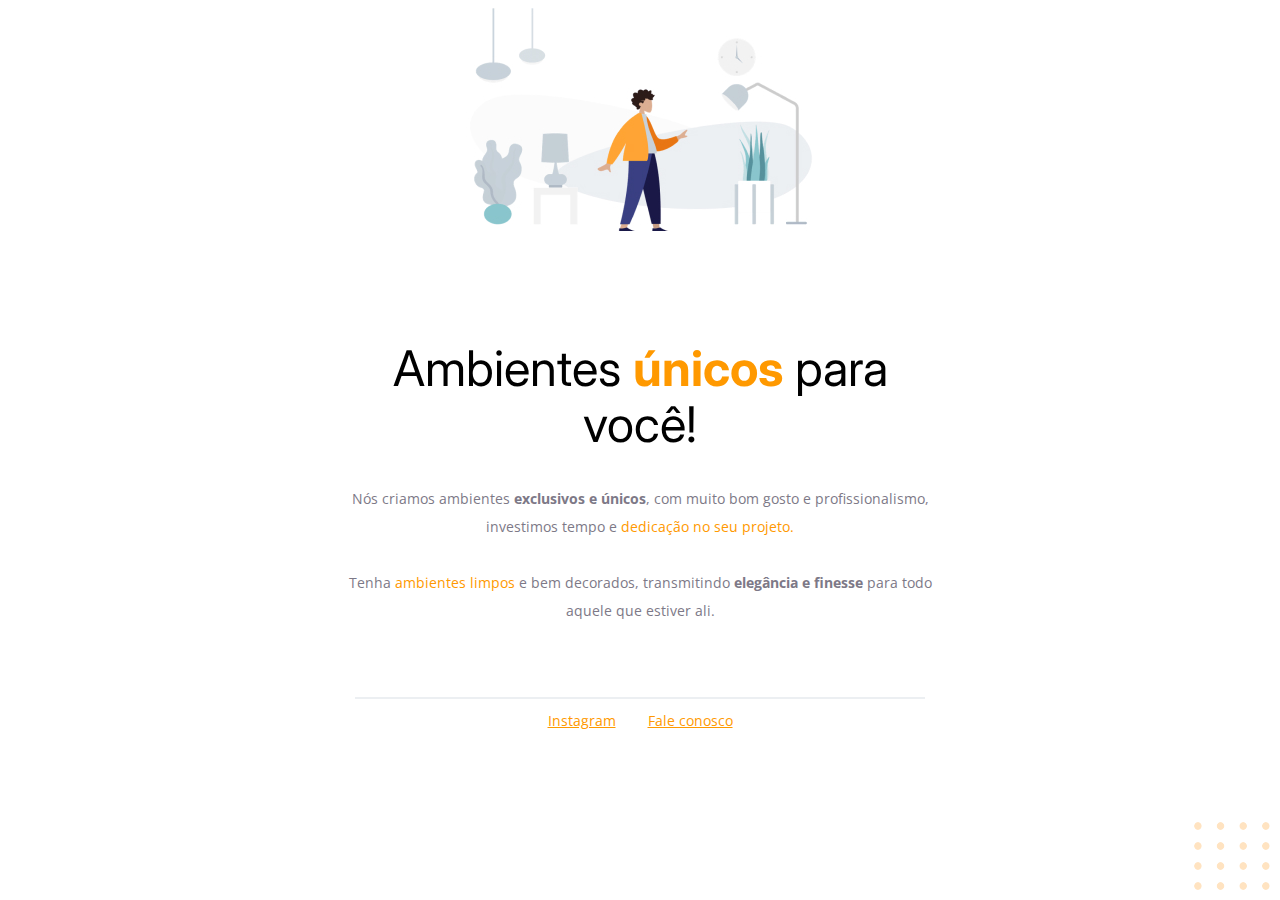
<file: Código do desafio - Fase 01/index.html>
<!-- Instrução que define o tipo do documento. -->
<!DOCTYPE html>
<html lang="pt-br">
  <!-- Tag <head> contém as instruções para a página -->
  <head>
    <link rel="preconnect" href="https://fonts.googleapis.com" />
    <link rel="preconnect" href="https://fonts.gstatic.com" crossorigin />
    <meta charset="UTF-8" />
    <meta name="viewport" content="width=device-width, initial-scale=1.0" />
    <title>Móveis customizados</title>

    <link
      href="https://fonts.googleapis.com/css2?family=Inter:wght@400;700&family=Open+Sans:wght@400;700&display=swap"
      rel="stylesheet"
    />

    <link rel="stylesheet" href="style.css" />
  </head>

  <!-- Tag <body> é o corpo do documento, onde tem as informações que serão mostradas. -->
  <body>

    <div id="hero">
      <img
        src="images/img1.jpg"
        alt="Desenho de uma pessoa vestindo uma camisa amarela em uma sala com Móveis"
      />
      <h1>Ambientes <span>únicos</span> para você!</h1>
      <p>
        Nós criamos ambientes <strong>exclusivos e únicos</strong>, com muito
        bom gosto e profissionalismo, investimos tempo e
        <span>dedicação no seu projeto.</span>
        <br />
        <br />
        Tenha <span>ambientes limpos</span> e bem decorados, transmitindo
        <strong>elegância e finesse</strong>
        para todo aquele que estiver ali.
      </p>

    </div>

    <div id="footer">
      <div class="line"></div>
      <a target="_blank" href="https://instagram.com/moveisparavoce"
        >Instagram</a>
      <a href="mailto:contato@moveisparavoce.com">Fale conosco</a>
    </div>


    <img
      id="balls"
      src="images/balls.svg"
      alt="Bolinhas alaranjadas no canto inferior direito da tela"
    />
  </body>
</html>
</file>
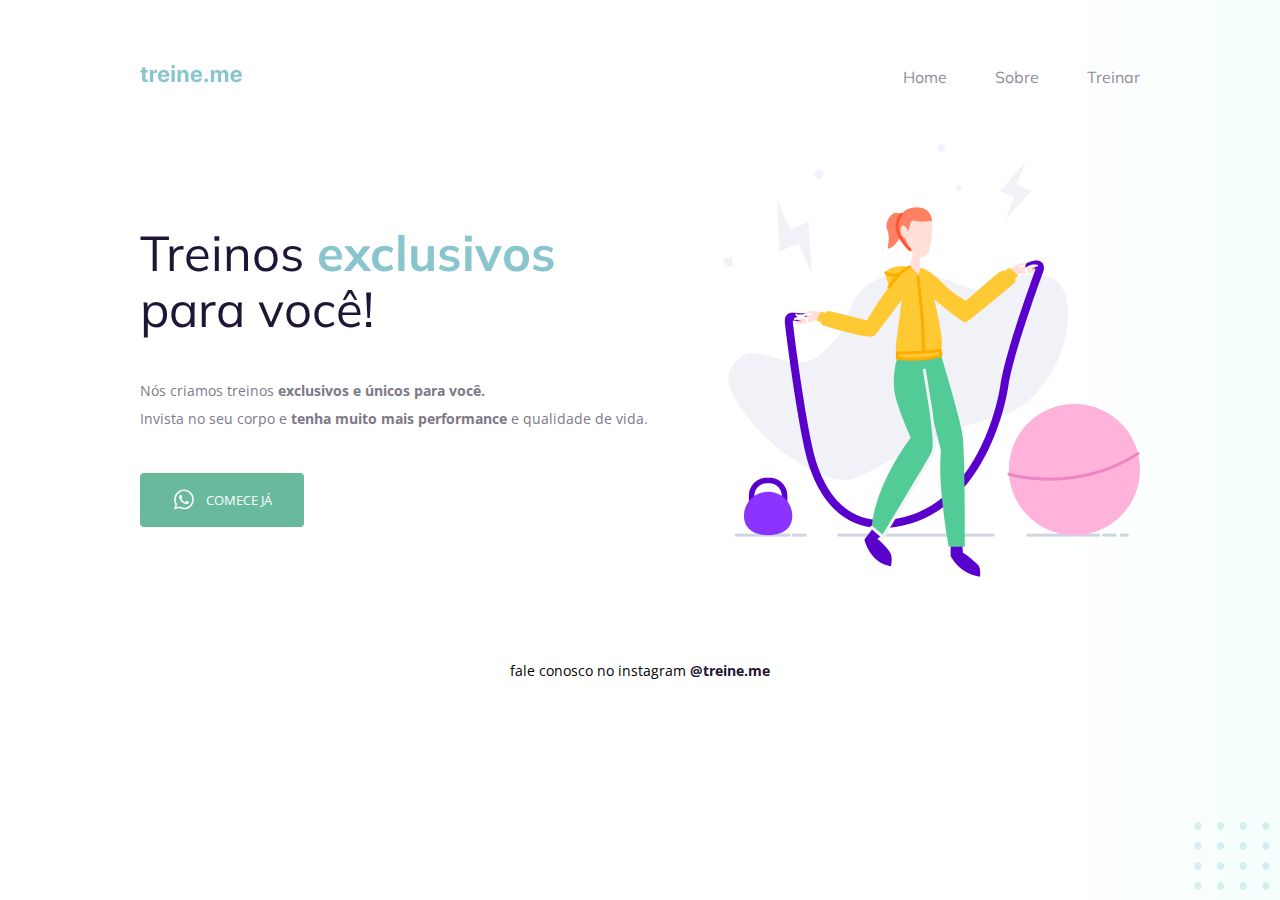
<file: Código do desafio - Fase 02/index.html>
<!DOCTYPE html>
<html lang="pt-br">
  <head>
    <link rel="preconnect" href="https://fonts.googleapis.com">
    <link rel="preconnect" href="https://fonts.gstatic.com" crossorigin>

    <meta charset="UTF-8" />
    <meta name="viewport" content="width=device-width, initial-scale=1.0" />
    <title>Treine me</title>

    <link href="https://fonts.googleapis.com/css2?family=Mulish:wght@400;700&family=Open+Sans:wght@400;700&display=swap" rel="stylesheet">

    <link rel="stylesheet" href="style.css">

  </head>
  <body>
    <div class="page">
      <nav>
          <a id="logo" href="#">
            <img src="images/logo.svg" alt="Treine.me" />
          </a>
          <ul>
            <li><a href="#">Home</a></li>
            <li><a href="#">Sobre</a></li>
            <li><a href="#">Treinar</a></li>
          </ul>
      </nav>
      
      <main>
          <section>
            <h1>Treinos <span>exclusivos</span> para você!</h1>
            
            <p>
              Nós criamos treinos <strong>exclusivos e únicos para você.</strong></br>
              Invista no seu corpo e <strong>tenha muito mais performance</strong> e qualidade de vida.
            </p>
            
            <button>
              <img src="images/whats.svg" alt="Ícone do whatsapp">
              Comece já
                
            </button>
          </section>

          <img src="images/img.png" alt="Desenho de uma mulher pulando corta numa academia.">


      </main>

      <footer>
          fale conosco no instagram <a href="https://instagram.com/treineme" target="_blank">@treine.me</a>
      </footer>
    </div>

    <img id="balls" src="images/balls.svg" alt="Bolinhas decorativas verdes no canto inferior direito da página.">

  </body>
</html>
</file>
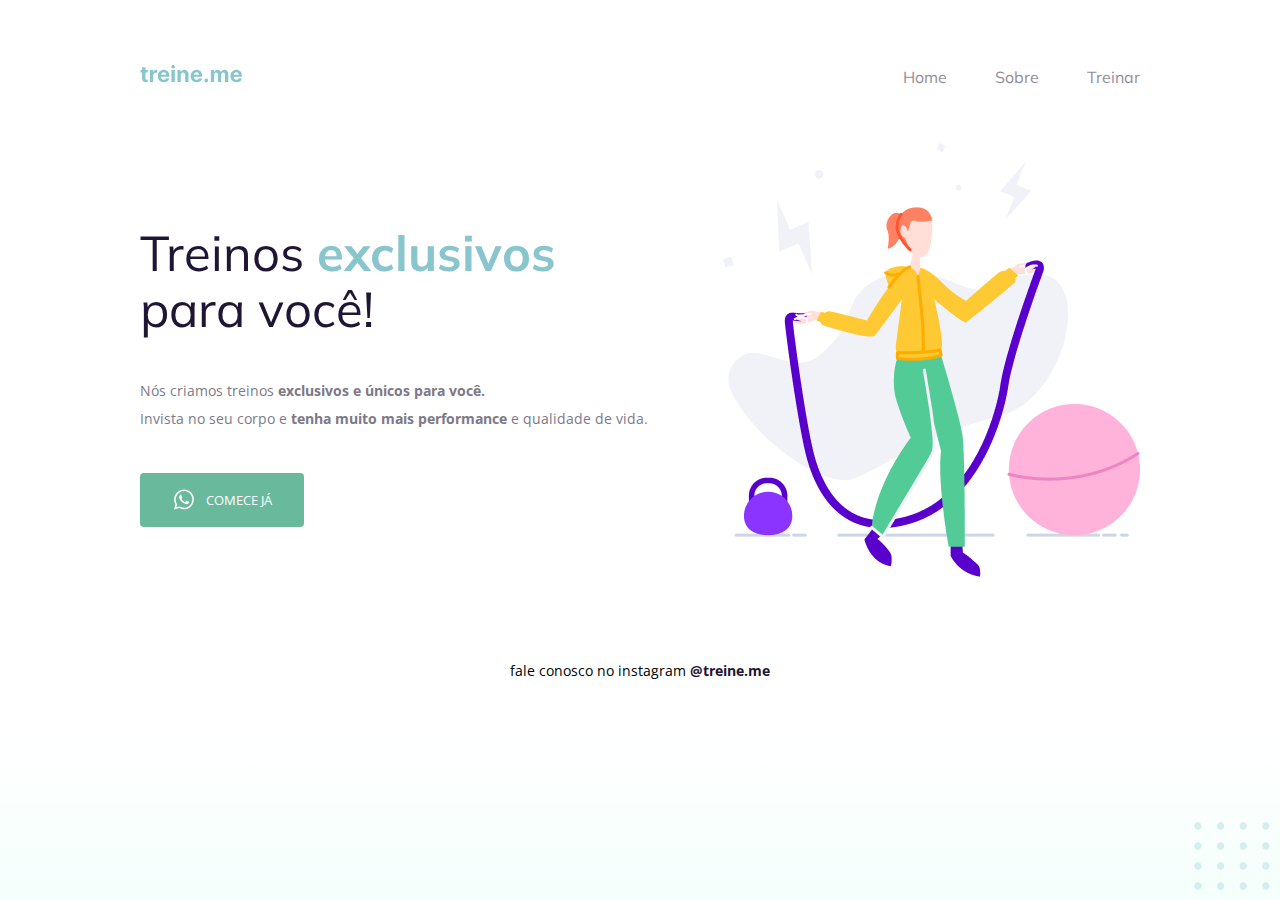
<file: Desafio - Intermediário/index.html>
<!DOCTYPE html>
<html lang="pt-br">
  <head>
    <link rel="preconnect" href="https://fonts.googleapis.com">
    <link rel="preconnect" href="https://fonts.gstatic.com" crossorigin>

    <meta charset="UTF-8" />
    <meta name="viewport" content="width=device-width, initial-scale=1.0" />
    <title>Treine me</title>

    <link href="https://fonts.googleapis.com/css2?family=Mulish:wght@400;700&family=Open+Sans:wght@400;700&display=swap" rel="stylesheet">

    <link rel="stylesheet" href="style.css">

  </head>
  <body>
    <div class="page">
      <nav>
        <a id="logo" href="#">
          <img src="images/logo.svg" alt="Treine.me" />
        </a>
        <ul>
          <li><a href="#">Home</a></li>
          <li><a href="#">Sobre</a></li>
          <li><a href="#">Treinar</a></li>
        </ul>
      </nav>
    
      <main>
        <section>
          <h1>Treinos <span>exclusivos</span> para você!</h1>

          <p>
            Nós criamos treinos <strong>exclusivos e únicos para você.</strong></br>
            Invista no seu corpo e <strong>tenha muito mais performance</strong> e qualidade de vida.
          </p>

          <button>
              <img src="images/whats.svg" alt="Ícone do whatsapp">
              Comece já
          </button>

        </section>

        <img src="images/img.png" alt="Desenho de uma mulher pulando corta numa academia.">
      </main>
      <footer>
          fale conosco no instagram <a href="https://instagram.com/treineme" target="_blank">@treine.me</a>
      </footer>
    </div>

    <img id="balls" src="images/balls.svg" alt="Bolinhas decorativas verdes no canto inferior direito da página.">

  </body>
</html>
</file>
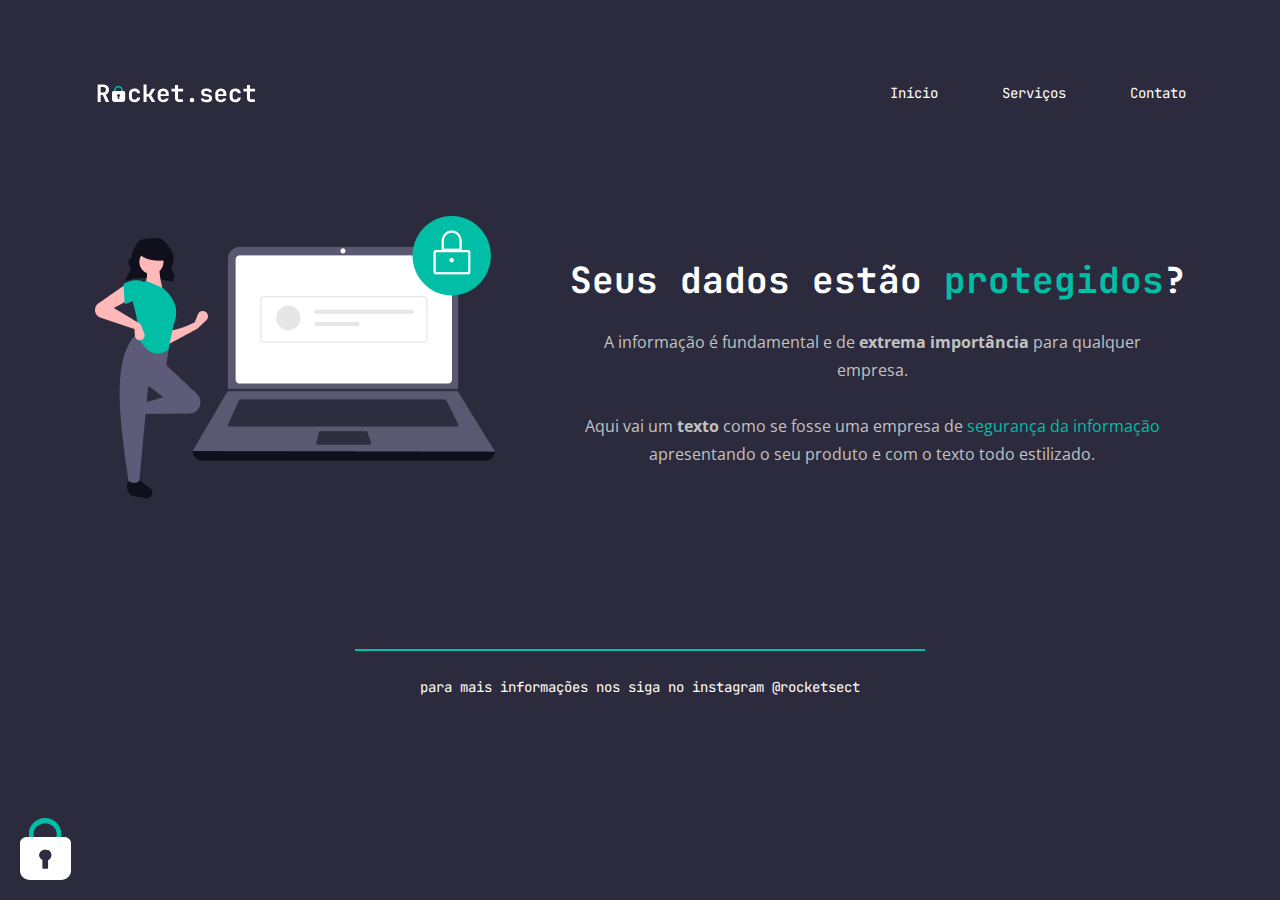
<file: Desafio avançado -  Recriando layout/index.html>
<!DOCTYPE html>
<html lang="pt-br">
<head>
  <link rel="preconnect" href="https://fonts.googleapis.com">
  <link rel="preconnect" href="https://fonts.gstatic.com" crossorigin>
  <meta charset="UTF-8">
  <meta name="viewport" content="width=device-width, initial-scale=1.0">
  <title>Desafio avançadp e acessível</title>

  <link href="https://fonts.googleapis.com/css2?family=JetBrains+Mono:wght@500;700&family=Open+Sans:wght@400;700&display=swap" rel="stylesheet">


  <link rel="stylesheet" href="style.css">
</head>
<body>

  <div id="page">
    <header>
      <nav>
        <a href="#"><img src="images/logo.svg" alt="Logo do site"></a>
        <ul>
          <li><a href="#">Início</a></li>
          <li><a href="#">Serviços</a></li>
          <li><a href="#">Contato</a></li>
        </ul>
      </nav>
    </header>
    
    <main>
      <img src="images/img1.png" alt="Desenho de uma mulher ao lado de um notebook">
      <section>
        <h1>Seus dados estão <span>protegidos</span>?</h1>
        <p>
          A informação é fundamental e de <strong>extrema importância</strong> para qualquer empresa. <br><br>
          Aqui vai um <strong>texto</strong> como se fosse uma empresa de <span>segurança da informação</span> apresentando
          o seu produto e com o texto todo estilizado.
        </p>
      </section>
    </main>
    
    <footer>
      <div id="line"></div>
      para mais informações nos siga no instagram <a href="http://instagram.com/rocketseat" target="_blank">@rocketsect</a>
    </footer>
  </div>

  <img id="padlock" src="images/padlock-decoration.svg" alt="Imagem de ium cadeado no canto inferior esquerdo da tela">
  
</body>
</html>
</file>
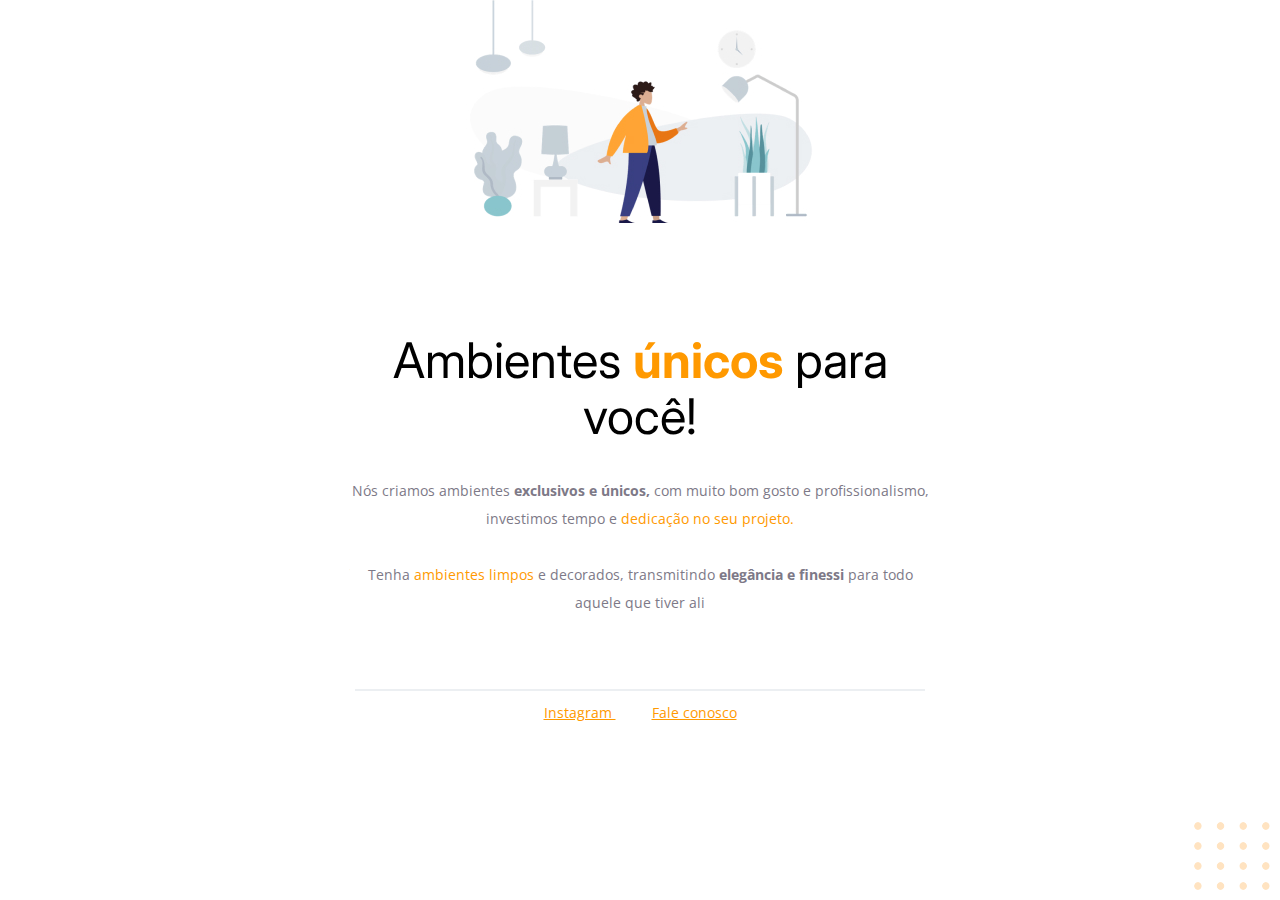
<file: Proheto 01/index.html>
<!DOCTYPE html>
<html lang="pt-br">
<head>
  <link rel="preconnect" href="https://fonts.googleapis.com">
  <link rel="preconnect" href="https://fonts.gstatic.com" crossorigin>
  
  <meta charset="UTF-8">
  <meta name="viewport" content="width=device-width, initial-scale=1.0">
  
  <title>Móveis customizados</title>

  <link 
    href="https://fonts.googleapis.com/css2?family=Inter:wght@400;700&family=Open+Sans:wght@400;700&display=swap" 
    rel="stylesheet">
  <link rel="stylesheet" href="style.css">
</head>
<body>
  
  
  <div id="hero">
    <img 
      src="images/img1.jpg" 
      alt="Desenho de uma pessoa vestindo uma camisa amarela em uma sala com móvies">

      <h1>Ambientes <span>únicos</span> para você!</h1>

      <p>
        Nós criamos ambientes <strong>exclusivos e únicos,</strong>
        com muito bom gosto e profissionalismo,
        investimos tempo e <span>dedicação no seu projeto.</span>
        
        </br>
        </br>

        Tenha <span>ambientes limpos</span> e decorados,
        transmitindo <strong>elegância e finessi</strong> para todo 
        aquele que tiver ali
      </p>
  </div>

  
  <div id="footer">

    <div id="line"></div>
    
    <a 
      target="_blank"
      href="https://instagram.com/móveis para você">
      Instagram
    </a>

    &nbsp;

    <a href="mailto:contato@moveisparavoce.com">
      Fale conosco
    </a>
  </div>

  <img 
    id="balls"
    src="images/balls.svg" 
    alt="Bolinhas laranjadas no canto direito inferior da tela">
    
</body>
</html>
</file>
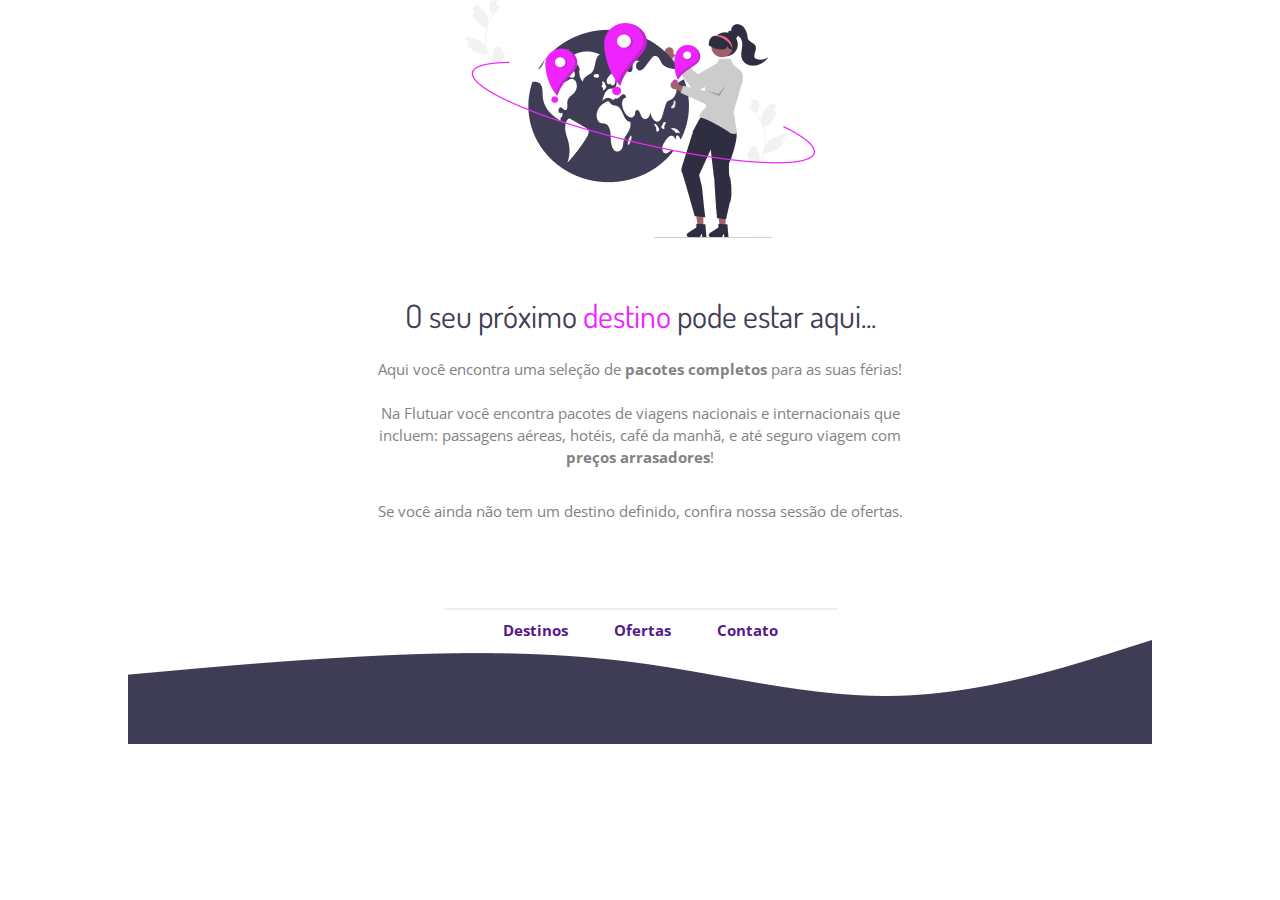
<file: Projeto 01 - Extra/index.html>
<!DOCTYPE html>
<html lang="pt-br">
<head>
  <link rel="preconnect" href="https://fonts.googleapis.com">
  <link rel="preconnect" href="https://fonts.gstatic.com" crossorigin>
  
  <meta charset="UTF-8">
  <meta name="viewport" content="width=device-width, initial-scale=1.0">
  
  <title>Projeto 01 - Extra</title>
  
  <link href="https://fonts.googleapis.com/css2?family=Dosis:wght@700&family=Open+Sans:wght@400;700&display=swap" rel="stylesheet">

  <link rel="stylesheet" href="style.css">
</head>
<body>

  <div id="main">
    <img 
      src="images/img1.png" 
      alt="Imagem de uma mulher mostrando destinos no mundo">

    <h1>O seu próximo <span>destino</span> pode estar aqui...</h1>

    <p>
      Aqui você encontra uma seleção de <strong>pacotes completos</strong> para as suas férias!
      
      <br>
      <br>

      Na Flutuar você encontra pacotes de viagens nacionais e internacionais que incluem: 
      passagens aéreas, hotéis, café da manhã, e até seguro viagem com <strong>preços arrasadores</strong>!
    </p>

    <p>
      Se você ainda não tem um destino definido, confira nossa sessão de ofertas.
    </p>
  </div>

  <div id="footer">
    
    <div id="line"></div>
    
    <a href="" target="_blank">Destinos</a>
    <a href="" target="_blank">Ofertas</a>
    <a href="" target="_blank">Contato</a>
    
    
  </div>
  
  <img src="images/Wave.png" alt="">
  
</body>
</html>
</file>
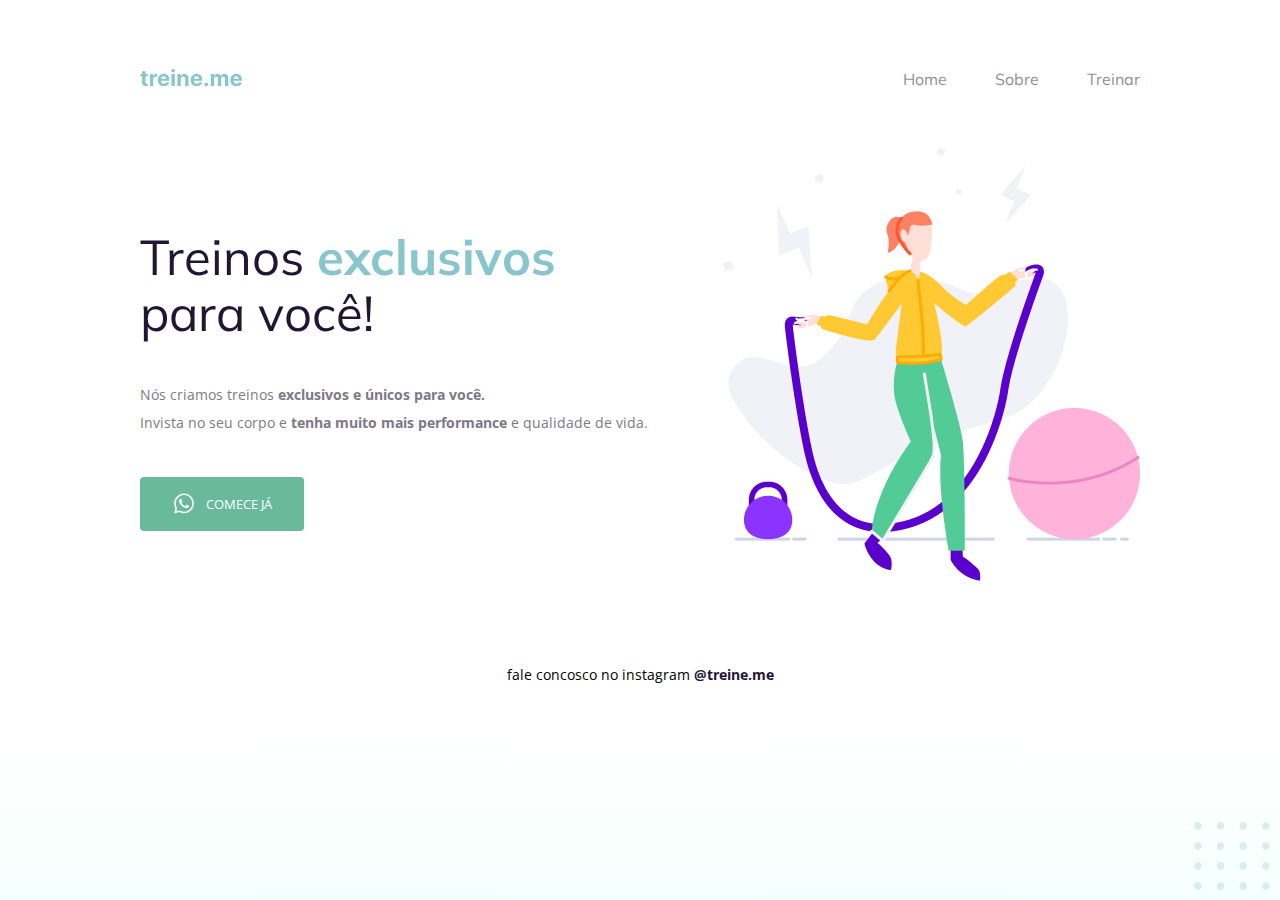
<file: Projeto02/index.html>
<!DOCTYPE html>
<html lang="pt-br">
<head>
  <link rel="preconnect" href="https://fonts.googleapis.com">
  <link rel="preconnect" href="https://fonts.gstatic.com" crossorigin>
  
  <meta charset="UTF-8">
  <meta name="viewport" content="width=device-width, initial-scale=1.0">
  
  <title>Treine-me</title>
  
  <link href="https://fonts.googleapis.com/css2?family=Mulish:wght@400;700&family=Open+Sans:wght@400;700&display=swap" rel="stylesheet">
  
  <link rel="stylesheet" href="style.css">

</head>
<body>

  <div class="page">
 
    <nav>
      <a href="#">
        <img src="images/logo.svg" alt="Treine.me">
      </a>

      <ul>
        <li><a href="#">Home</a></li>
        <li><a href="#">Sobre</a></li>
        <li><a href="#">Treinar</a></li>
      </ul>
    </nav>
    <main>

      <section class="text">
        <h1>Treinos <span>exclusivos</span> para você!</h1>

        <p>
          Nós criamos treinos <strong>exclusivos e únicos para você.</strong></br> 
          Invista no seu corpo e <strong>tenha muito mais performance</strong> e qualidade de vida.
        </p>

        <button>
          <img src="images/whats.svg" alt="ícone do whatsapp">
          Comece já
        </button>

      </section>

      <img src="images/img.png" alt="Desenho de uma mulher pulando corda numa academia">

    </main>
    <footer>
      fale concosco no instagram 
      <a href="http://instagram.com/treineme" target="_blank">@treine.me</a>
    </footer>
  </div>

  <img id="balls" src="images/balls.svg" alt="Bolinhas decorativas verdes no canto inferior direito da página.">
  
</body>
</html>
</file>
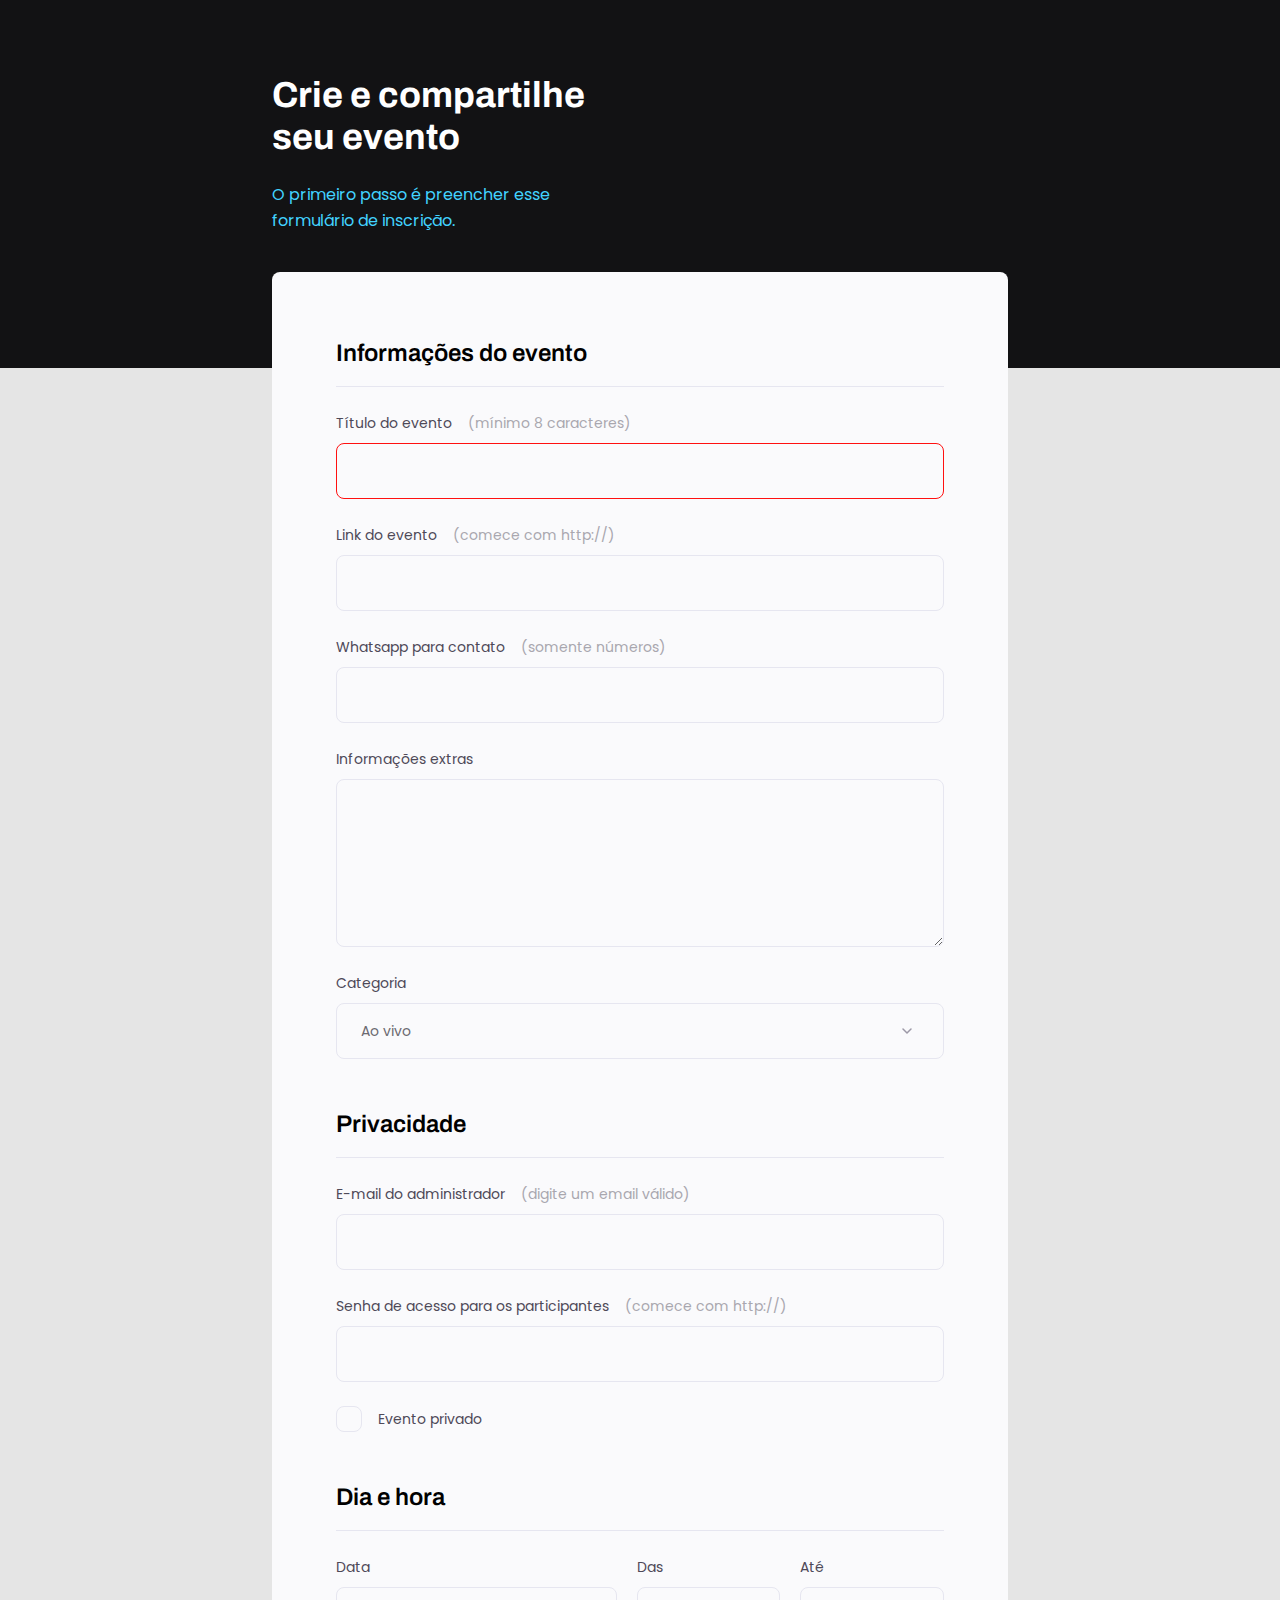
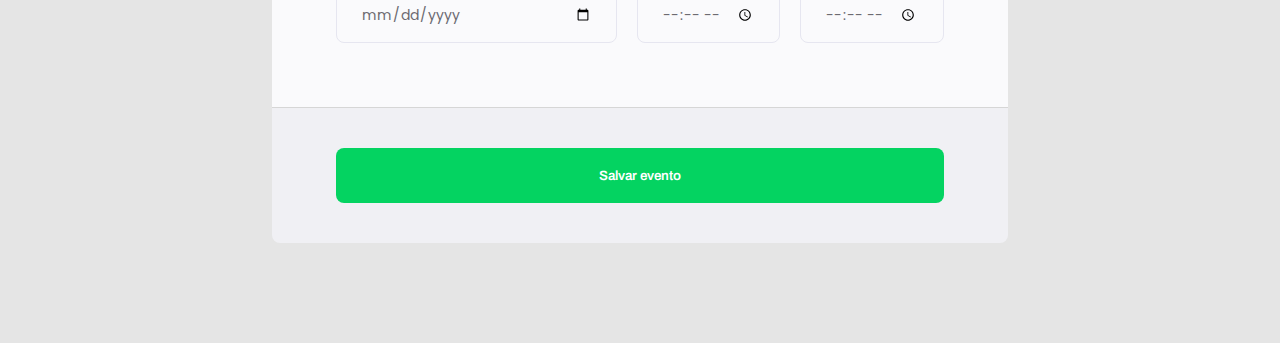
<file: Projeto03/index.html>
<!DOCTYPE html>
<html lang="pt-br">
<head>
  <link rel="preconnect" href="https://fonts.googleapis.com">
  <link rel="preconnect" href="https://fonts.gstatic.com" crossorigin>
  
  <meta charset="UTF-8">
  <meta name="viewport" content="width=device-width, initial-scale=1.0">
  <title>Crie seu evento</title>

  <link rel="stylesheet" href="style.css">

  <link href="https://fonts.googleapis.com/css2?family=Archivo:ital,wght@0,700;1,600&family=Poppins&display=swap" rel="stylesheet">
</head>
<body>

  <div class="page">
    <header>
      <h1>Crie e compartilhe seu evento</h1>
      <p>O primeiro passo é preencher esse formulário de inscrição.</p>
    </header>
  
    <form id="my-form">
      <fieldset>
        <div class="fieldset-wrapper">
          <legend>Informações do evento</legend>
          <div class="input-wrapper">
            <label for="event-title">Título do evento <span>(mínimo 8 caracteres)</span></label>
            <input 
              type="text" 
              id="event-title" 
              required
              minlength="8" />
          </div>
          <div class="input-wrapper">
            <label for="event-link">Link do evento <span>(comece com http://)</span></label>
            <input type="url" id="event-link" />
          </div>
          <div class="input-wrapper">
            <label for="event-whatsapp">Whatsapp para contato <span>(somente números)</span></label>
            <input type="number" id="event-whatsapp" />
          </div>
          <div class="input-wrapper">
            <label for="event-info">Informações extras</label>
            <textarea id="event-info"></textarea>
          </div>
          <div class="input-wrapper">
            <label for="event-category">Categoria</label>
            <select id="event-category">
              <option value="live">Ao vivo</option>
              <option value="podcast">Podcast</option>
              <option value="mentorship">Mentoria</option>
            </select>
          </div>
        </div>
      </fieldset>

      <fieldset>
        <div class="fieldset-wrapper">
          <legend>Privacidade</legend>
          <div class="input-wrapper">
            <label for="event-email">E-mail do administrador <span>(digite um email válido)</span></label>
            <input type="email" id="event-email" />
          </div>
          <div class="input-wrapper">
            <label for="event-password">Senha de acesso para os participantes <span>(comece com http://)</span></label>
            <input 
              type="password" 
              id="event-password"
              minlength="8" />
          </div>
          <div class="checkbox-wrapper">
            <input type="checkbox" id="event-private" />
            <label for="event-private">Evento privado</label>
          </div>
        </div>
      </fieldset>

      <fieldset>
        <div class="fieldset-wrapper">
          <legend>Dia e hora</legend>
          <div class="col-3">
            <div class="input-wrapper">
              <label for="event-date">Data</label>
              <input type="date" id="event-date" />
            </div>
            <div class="input-wrapper">
              <label for="event-begin">Das</label>
              <input type="time" id="event-begin" />
            </div>
            <div class="input-wrapper">
              <label for="event-end">Até</label>
              <input type="time" id="event-end" />
            </div>
          </div>
        </div>
      </fieldset>
      
    </form>

    <footer>
      <input 
        class="button" 
        type="submit"
        form="my-form"
        value="Salvar evento">
    </footer>
  </div>
  
</body>
</html>
</file>
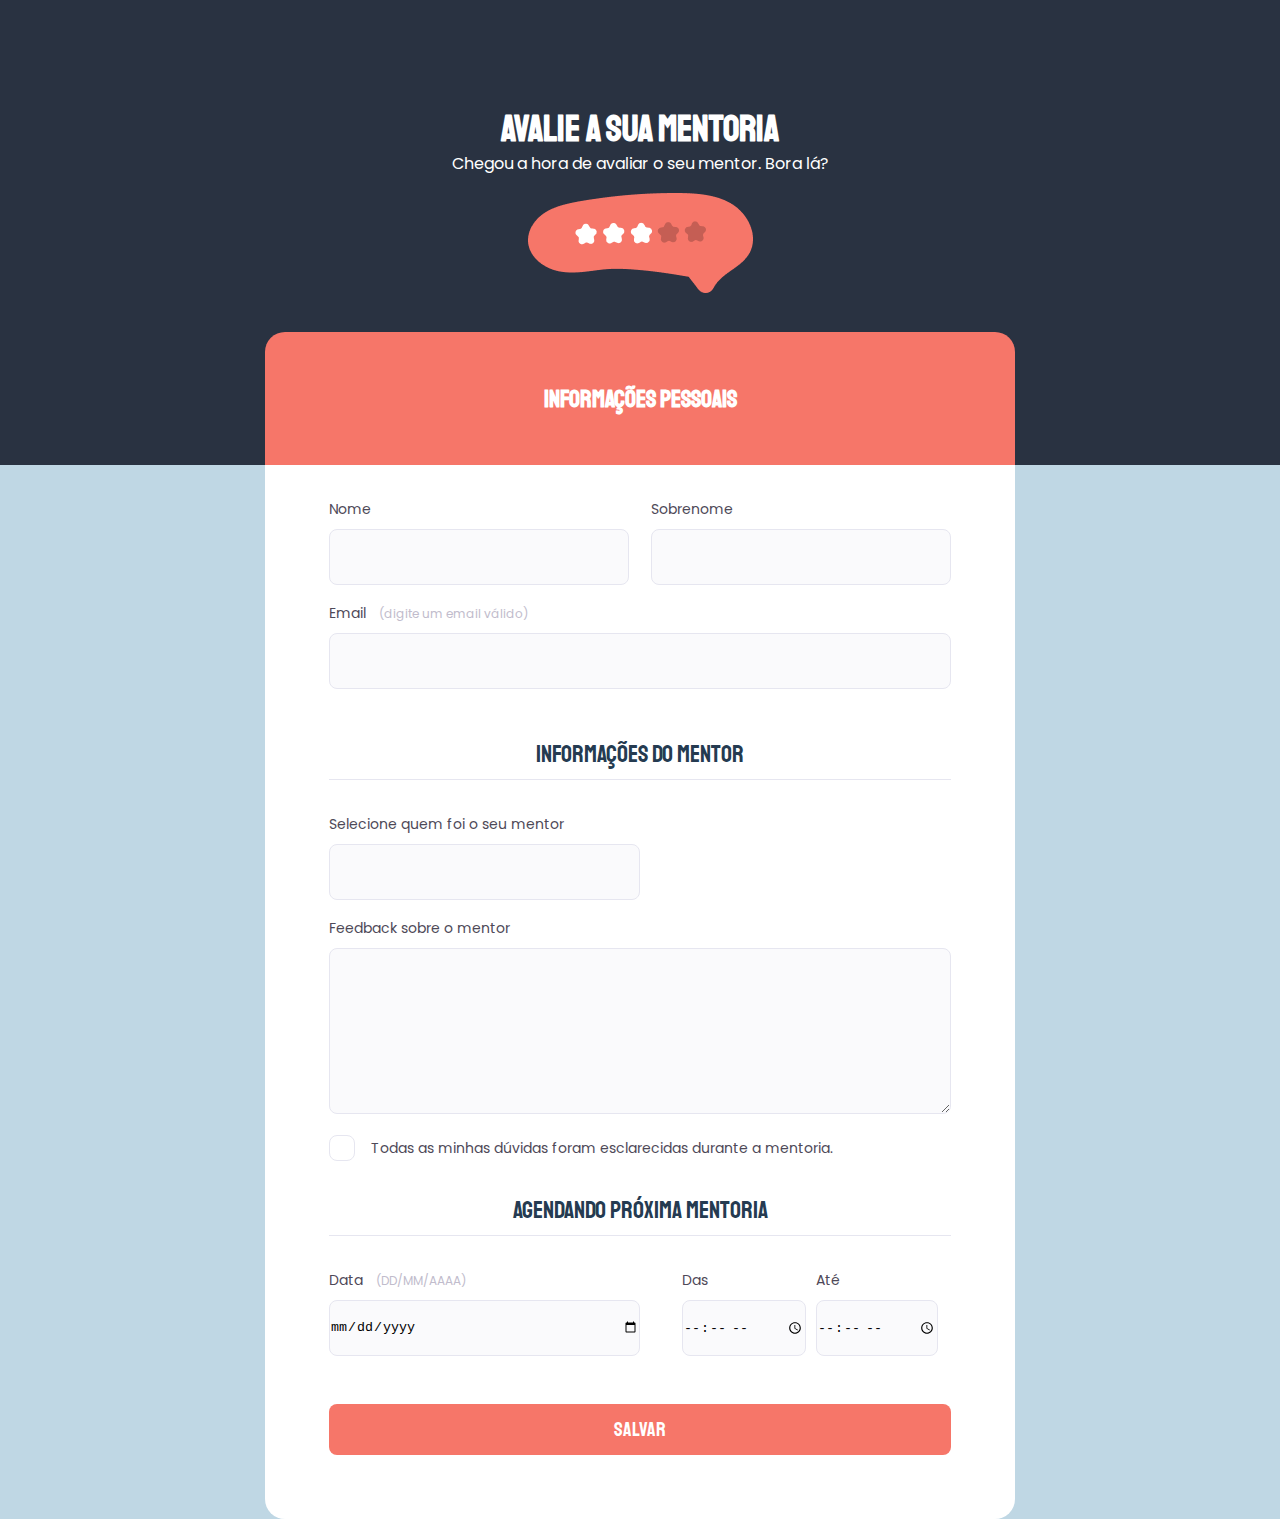
<file: Stage 03 - Formulário avançado/index.html>
<!DOCTYPE html>
<html lang="pt-br">
<head>
  
  <link rel="preconnect" href="https://fonts.googleapis.com">
  <link rel="preconnect" href="https://fonts.gstatic.com" crossorigin>
  
  <meta charset="UTF-8">
  <meta name="viewport" content="width=device-width, initial-scale=1.0">
  <title>Stage 03 - Formulário avançado</title>

  <link rel="stylesheet" href="style.css">

  <link href="https://fonts.googleapis.com/css2?family=Poppins&family=Staatliches&display=swap" rel="stylesheet">


</head>
<body>

  <div class="page">

    <header>
      <h1>avalie a sua mentoria</h1>
      <p>Chegou a hora de avaliar o seu mentor. Bora lá?</p>
      <img src="images/img1.png" alt="Imagem de avaliação de serviço">

      <div class="top">
        <h2>Informações pessoais</h2>
      </div>
    </header>
  
    <div class="form">
      <div class="wrapper">

        <fieldset>
          <div class="colun-2"><!--.colun-2  { width: 100%; }-->
            <div class="input-wrapper">
              <label for="name">Nome</label>
              <input type="text" name="name" id="name">
            </div>
            <div class="input-wrapper">
              <label for="lastname">Sobrenome</label>
              <input type="text" name="lastname" id="lastname">
            </div>
          </div>

          <div class="input-wrapper">
            <label for="email">Email <span>(digite um email válido)</span> </label>
            <input type="email" name="email" id="email">
          </div>
        </fieldset>
    
        <fieldset>
          <legend>Informações do mentor</legend>
          <div class="colun-2">
            <div class="input-wrapper">
              <label for="mentor">Selecione quem foi o seu mentor</label>
              <input type="text" name="mentor" id="mentor">
            </div>
          </div>

          <div class="input-wrapper">
            <label for="lastname">Feedback sobre o mentor</label>
            <textarea name="feedbacl"></textarea>
          </div>
          
          <div class="checkbox-wrapper">
            <input type="checkbox" name="clarified" id="clarified">
            <label for="clarified">Todas as minhas dúvidas foram esclarecidas durante a mentoria.</label>
          </div>
        </fieldset>
    
        <fieldset>
          <legend>Agendando próxima mentoria</legend>
          <div class="colun-3">
            <div class="input-wrapper">
              <label for="event-date">Data <span>(DD/MM/AAAA)</span></label>
              <input type="date" id="event-date" />
            </div>
            <div class="input-wrapper">
              <label for="event-begin">Das</label>
              <input type="time" id="event-begin" />
            </div>
            <div class="input-wrapper">
              <label for="event-end">Até</label>
              <input type="time" id="event-end" />
            </div>
          </div>
        </fieldset>
    
        <input class="button" type="submit" value="Salvar">

      </div>
    </div>

  </div>
  
</body>
</html>
</file>
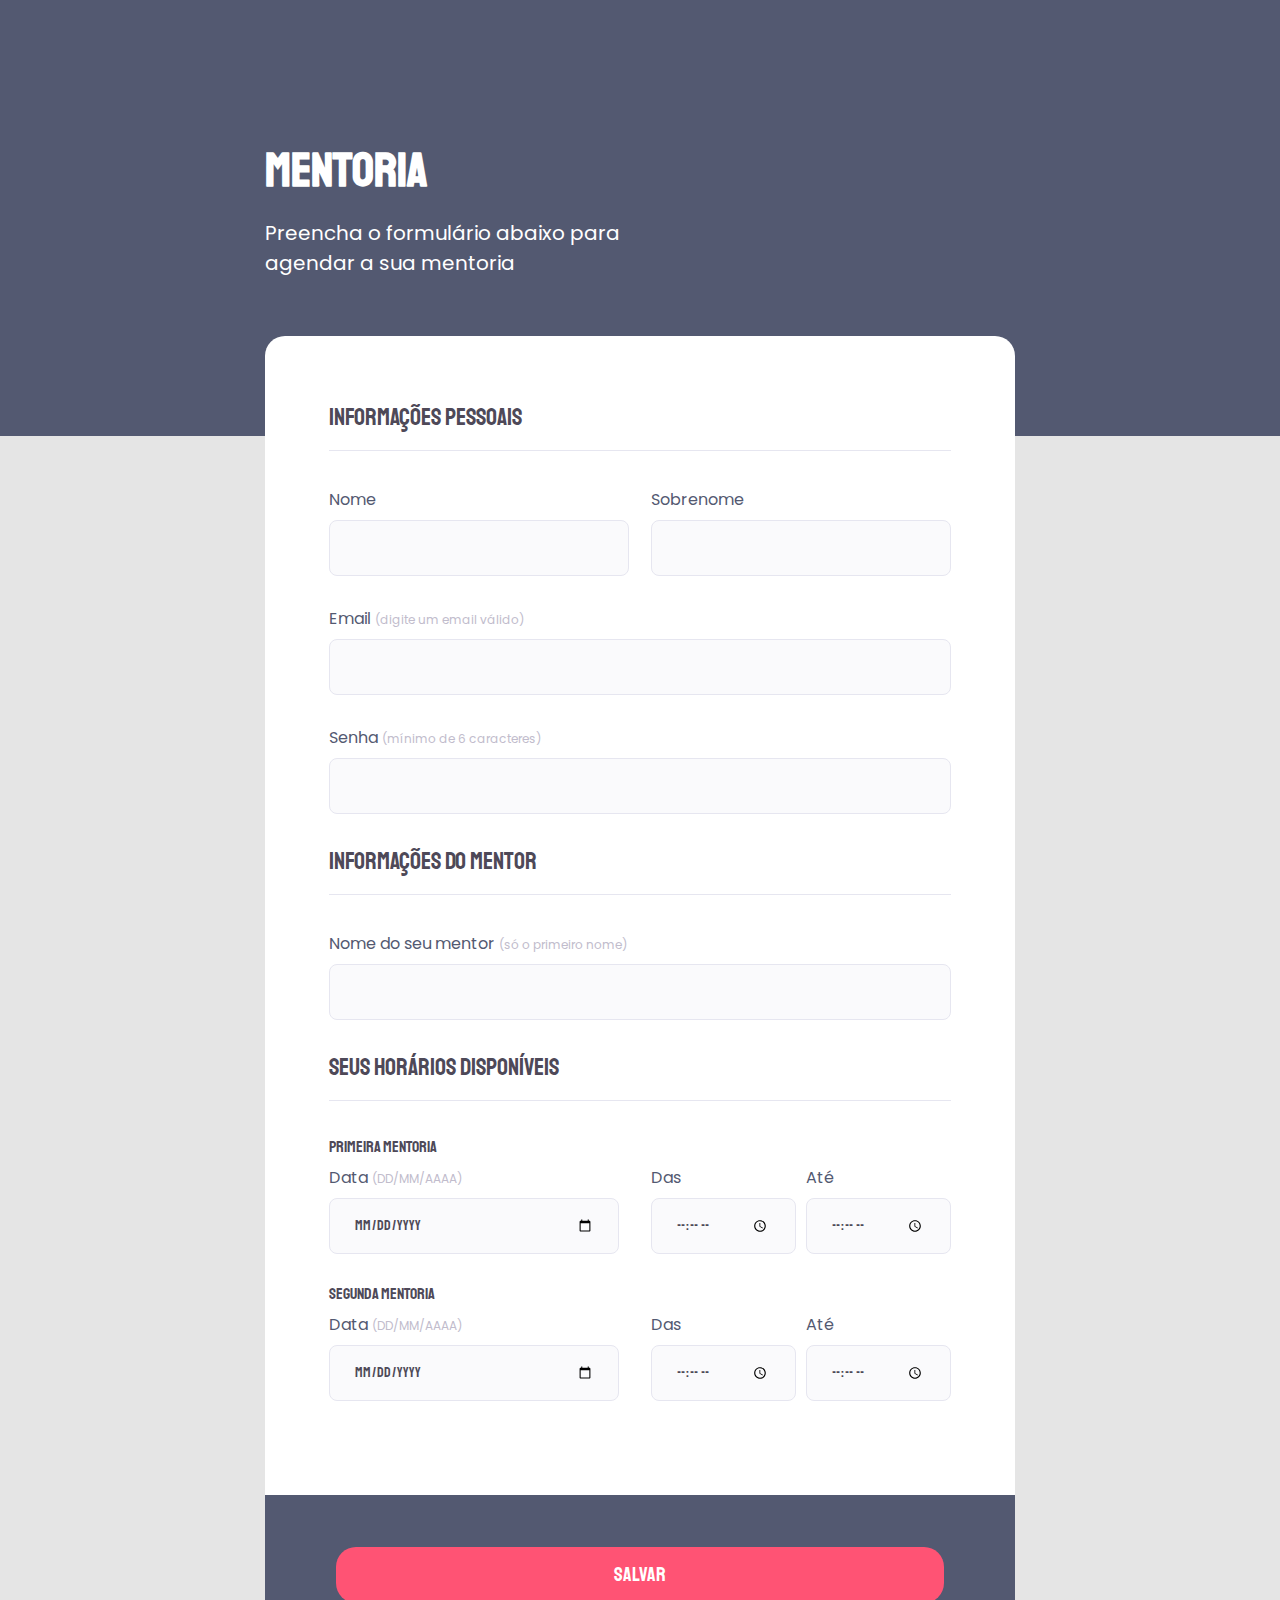
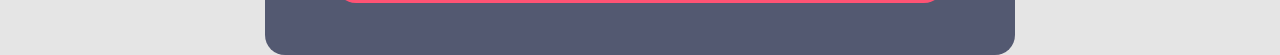
<file: Stage 03 - Formulário intermediário/index.html>
<!DOCTYPE html>
<html lang="pt-br">
<head>
  <link rel="preconnect" href="https://fonts.googleapis.com">
  
  <link rel="preconnect" href="https://fonts.gstatic.com" crossorigin>
  <meta charset="UTF-8">
  <meta name="viewport" content="width=device-width, initial-scale=1.0">
  <title>Mentoria</title>

  <link rel="stylesheet" href="style.css">
  
  <link href="https://fonts.googleapis.com/css2?family=Poppins&family=Staatliches&display=swap" rel="stylesheet">

</head>
<body>
  
  <div class="page">
    <header>      
      <h1>Mentoria</h1>
      <p>
        Preencha o formulário abaixo para agendar a sua mentoria
      </p>
    </header>

    <form id="form">
      <fieldset>
        <legend>Informações pessoais</legend>
        <div class="colun-2">
          <div class="input-wrapper">
            <label for="name">Nome</label>
            <input type="text" name="name" id="">
          </div>
          <div class="input-wrapper">
            <label for="lastname">Sobrenome</label>
            <input type="text" name="lastname" id="">
          </div>
        </div>        
        <div class="input-wrapper">
          <label for="email">Email <span>(digite um email válido)</span> </label>
          <input type="email" name="email" id="">
        </div>
        <div class="input-wrapper">
          <label for="password">Senha <span>(mínimo de 6 caracteres)</span> </label>
          <input type="password" name="password" id="">
        </div>
      </fieldset>

      <fieldset>
        <legend>Informações do mentor</legend>
        <div class="input-wrapper">
          <label for="name">Nome do seu mentor <span>(só o primeiro nome)</span> </label>
          <input type="text" name="name" id="">
      </fieldset>

      <fieldset>
        <legend>Seus horários disponíveis</legend>
        <p>Primeira mentoria</p>
        <div class="colun-3">
          <div class="input-wrapper">
            <label for="event-date">Data <span>(DD/MM/AAAA)</span></label>
            <input type="date" id="event-date" />
          </div>
          <div class="input-wrapper">
            <label for="event-begin">Das</label>
            <input type="time" id="event-begin" />
          </div>
          <div class="input-wrapper">
            <label for="event-end">Até</label>
            <input type="time" id="event-end" />
          </div>
        </div>

        <p>Segunda mentoria</p>
        <div class="colun-3">
          <div class="input-wrapper">
            <label for="event-date">Data <span>(DD/MM/AAAA)</span></label>
            <input type="date" id="event-date" />
          </div>
          <div class="input-wrapper">
            <label for="event-begin">Das</label>
            <input type="time" id="event-begin" />
          </div>
          <div class="input-wrapper">
            <label for="event-end">Até</label>
            <input type="time" id="event-end" />
          </div>
        </div>
      </fieldset>
    </form>

    <footer>
      <input class="button" type="submit" value="Salvar">
    </footer>

  </div>

</body>
</html>
</file>
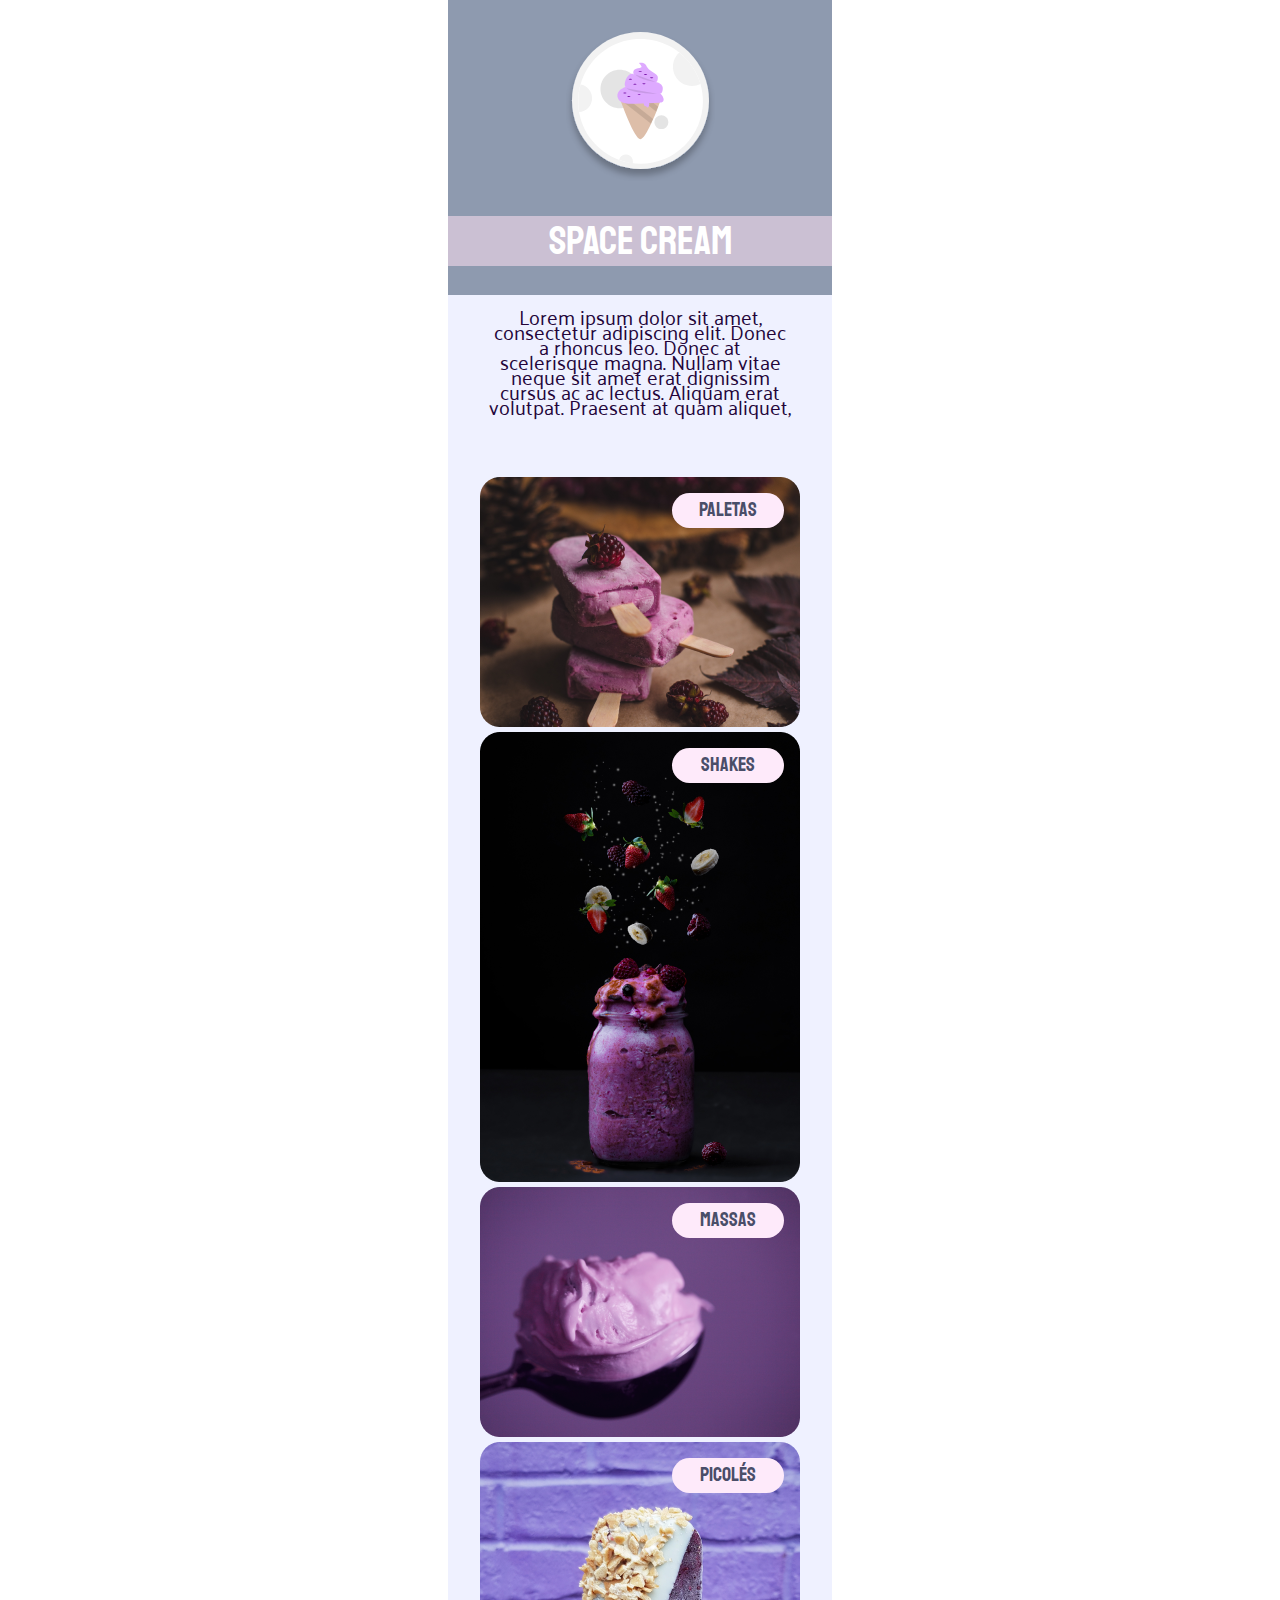
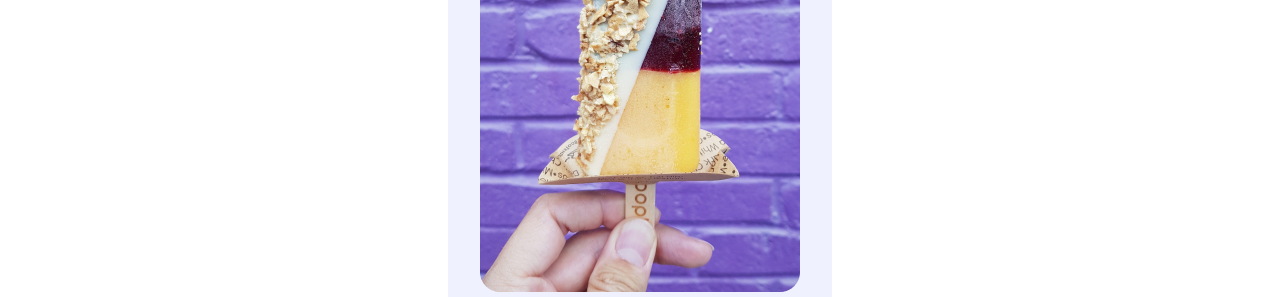
<file: Stage 03 - Mobile First/index.html>
<!DOCTYPE html>
<html lang="pt-br">

<head>
  <link rel="preconnect" href="https://fonts.googleapis.com">
  <link rel="preconnect" href="https://fonts.gstatic.com" crossorigin>

  <meta charset="UTF-8">
  <meta name="viewport" content="width=device-width, initial-scale=1.0">
  <title>Space Cream</title>

  <link rel="stylesheet" href="style.css">

  <link href="https://fonts.googleapis.com/css2?family=Palanquin&family=Staatliches&display=swap" rel="stylesheet">
</head>

<body>

  <div class="page">
    <header>
      <img src="images/logo.svg" alt="Logo do site. Imagem de um sorvete de casquinha">
      <h1>Space Cream</h1>
    </header>
  
    <main>
      <p>Lorem ipsum dolor sit amet, consectetur adipiscing elit. Donec a rhoncus leo. Donec at scelerisque magna. Nullam
        vitae neque sit amet erat dignissim cursus ac ac lectus. Aliquam erat volutpat. Praesent at quam aliquet,
      </p>
  
      <div class="card">
        <img src="images/sorvete1.png" alt="Imagem de três picolés sabor amora">
        <h2>Paletas</h2>
      </div>
  
      <div class="card">
        <img src="images/sorvete2.png" alt="Imagem de um pote de sorvte de frutas">
        <h2>Shakes</h2>
      </div>
  
      <div class="card">
        <img src="images/sorvete3.png" alt="Imagem de uma colher cheia de sorvete">
        <h2>Massas</h2>
      </div>
  
      <div class="card">
        <img src="images/sorvete4.png" alt="Imagem de um picolé dois sabores com cobertura de granola">
        <h2>Picolés</h2>
      </div>
    </main>
  </div>

</body>

</html>
</file>
<file: Código do desafio - Fase 01/style.css>
body {
  font-family: "Open Sans", sans-serif;
  text-align: center;
}


#hero {
    width: 592px;
    margin: 0 auto 72px;
}

#hero img {
    margin-bottom: 72px;
}


h1 {
  font-family: "Inter", sans-serif;
  font-size: 49px;
  line-height: 56px;
  font-weight: normal;
  margin-bottom: 32px;
}

h1 span {
  font-weight: bold;

  margin-bottom: 32px;
}

span, a {
  color: #ff9900;
}

p, #footer {
  color: #7d7987;
  font-size: 14px;
  line-height: 28px;
}

#footer a + a {
    margin-left: 28px;
}

.line {
    width: 568px;
    height: 0px;
    margin: 0 auto 8px;

    border: 1px solid #ECEFF2;
}

#balls {
    position: fixed;
    bottom: 0;
    right: 0;
}
</file>
<file: Código do desafio - Fase 02/style.css>
body {
    margin: 0;
  
    font-family: "Open Sans", sans-serif;
  
    background: linear-gradient(90deg, rgb(227, 255, 248, 0) 82.08%, rgb(227, 255, 248, 0.38) 100%);
  
    min-height: 100vh;
  }
  
  .page {
    width: 1000px;
    margin: 0 auto;
    padding-top: 65px;
  }
  
  nav {
    display: flex;
    justify-content: space-between;
    align-items: center;
  
    margin-bottom: 55px;
  }
  
  ul {
    display: flex;
    gap: 48px;
    list-style: none;
    margin: 0;
    padding: 0;
  }
  
  a {
    color: #1f1534;
    text-decoration: none;
  }
  
  ul li a {
      opacity: 0.5;
  }
  
  ul li a:hover {
    font-weight: bold;
    opacity: 1;
  }
  
  main {
    display: flex;
    justify-content: space-between;
    align-items: center;
  }

  h1,
  ul {
    font-family: "Mulish", sans-serif;
  }
  
  h1 {
    font-size: 49px;
    line-height: 56px;
    color: #1f1534;
  
    font-weight: normal;
  
    width: 490px;
  }
  
  h1 span {
    color: #89c5cc;
    font-weight: bold;
  }
  
  section p {
    font-size: 14px;
    line-height: 28px;
    color: #7d7987;
  
    margin: 40px 0;
  }
  
  button {
    color: white;
    text-transform: uppercase;
    font-family: "Open Sans", sans-serif;
  
    background: #69B99D;
    border: 0;
    padding: 14px 32px 15px;
  
    display: flex;
    justify-content: center;
    align-items: center;
    gap: 10px;
  
    border-radius: 4px;
  
    cursor: pointer;
  }
  
  button:hover {
      background: #4EA788;
  }
  
  footer {
    font-size: 14px;
    line-height: 28px;
  
    text-align: center;
  
    margin-top: 80px;
  }
  
  footer a {
    font-weight: bold;
  }
  
  #balls {
    position: fixed;
      bottom: 0;
      right: 0;
  }
</file>
<file: Desafio - Intermediário/style.css>
body {
  margin: 0;

  font-family: "Open Sans", sans-serif;

  background: linear-gradient(180deg, rgb(227, 255, 248, 0) 82.08%, rgb(227, 255, 248, 0.38) 100%);

  min-height: 100vh;
}

.page {
  width: 1000px;
  margin: 0 auto;
  padding-top: 65px;
}

nav {
  display: flex;
  justify-content: space-between;
  align-items: center;

  margin-bottom: 55px;
}

ul {
  display: flex;
  gap: 48px;
  list-style: none;
  margin: 0;
  padding: 0;
}

a {
  color: #1f1534;
  text-decoration: none;
}

ul li a {
    opacity: 0.5;
}

ul li a:hover {
  font-weight: bold;
  opacity: 1;
}

ul,
h1 {
  font-family: "Mulish", sans-serif;
}

main {
  display: flex;
  align-items: center;
  justify-content: space-between;
}

h1 {
  font-size: 49px;
  line-height: 56px;
  color: #1f1534;

  font-weight: normal;

  width: 490px;
}

h1 span {
  color: #89c5cc;
  font-weight: bold;
}

p {
  font-size: 14px;
  line-height: 28px;
  color: #7d7987;

  margin: 40px 0;
}

button {
  color: white;
  text-transform: uppercase;
  font-family: "Open Sans", sans-serif;

  background: #69B99D;
  border: 0;
  padding: 14px 32px 15px;

  display: flex;
  align-items: center;
  justify-content: center;
  gap: 10px;

  border-radius: 4px;

  cursor: pointer;
}

footer {
  font-size: 14px;
  line-height: 28px;

  text-align: center;

  margin-top: 80px;
}

footer a {
  font-weight: bold;
}

#balls {
    position: fixed;
    bottom: 0;
    right: 0;
}
</file>
<file: Desafio avançado -  Recriando layout/style.css>
body {
  margin: 0;
  font-family: 'JetBrains Mono', monospace;
  font-size: 14px;

  background-image: url(images/background.png);
  color: white;
}

#page {
  width: 1092px;
  text-align: center;
  margin: 70px auto;
}

nav {
  display: flex;
  justify-content: space-between;
  align-items: center;
}

nav ul {
  display: flex;
  justify-content: space-between;
  align-items: center;
  gap: 64px;
}

ul {
  list-style: none;
}

ul li a {
  color: #fff;
  text-decoration: none;
}

ul li a:hover {
  opacity: 0.5;
}

section h1 {
  font-size: 36px;
  font-weight: bold;
}

span {
  color: #00BFA6;
}

section p {
  font-family: 'Open Sans', sans-serif;
  font-size: 16px;
  line-height: 28px;
  color: #C2C2C2;

  width: 604px;
}

main {
  display: flex;
  justify-content: space-between;
  align-items: center;

  margin: 100px auto 150px;
}

footer #line {
  width: 568px;
  margin: 0 auto 27px;
  border: 1px solid #00BFA6;
}

footer a {
  text-decoration: none;
  color: #fff;
}

#padlock {
  position: fixed;
  left: 20px;
  bottom: 20px;
}
</file>
<file: Proheto 01/style.css>
body {
  font-family: 'Open Sans', sans-serif;
  text-align: center;

  margin: 0;
}

#hero {
  width: 592px;
  margin: 0 auto 72PX;
}

#hero img {
  margin-bottom: 72px;
}

h1 {
  font-family: 'Inter', sans-serif;
  font-size: 49px;
  line-height: 56px;
  font-weight: normal;

  margin-bottom: 32px;
}

h1 span {
  font-weight: bold;
}


span, a {
  color: #f90;
}

p, #footer {
  color: #7D7987;

  font-size: 14px;
  line-height: 28px;
}

#footer a + a {
  margin-left: 28px;
}

#line {
  width: 568px;
  height: 0px;

  margin: 0 auto 8px;

  border: 1px solid #ECEFF2;
}

#balls {
  position: fixed;
  bottom: 0px;
  right: 0px;
}
</file>
<file: Projeto 01 - Extra/style.css>
body {
  font-family: 'Open Sans', sans-serif;
  font-size: 15px;
  text-align: center;
  margin: 0;
  color: #828282;
}

#main {
  width: 626px;
  margin: 0 auto;
}

#main img {
  margin-bottom: 32px;
}

h1 {
  font-family: 'Dosis', sans-serif;
  font-size: 32px;
  font-weight: normal;
  color: #3F3D56;
}

h1 span {
  color: #EE24FF;
}

p {
  width: 540px;
  margin: 0 auto;
  line-height: 22px;
}

p + p {
  margin-top: 32px;
}

#footer {
  margin-top: 86px;
  color: #3F3D56;
  font-weight: bold;
}

#footer a + a {
  margin-left: 42px;
}

#footer a {
  text-decoration: none;
}

#line {
  width: 391px;
  margin: 10px auto;
  border: 1px solid #ECEFF2;
}
</file>
<file: Projeto02/style.css>
body {
  margin: 0;
  font-family: 'Open Sans', sans-serif;

  background: linear-gradient(180deg, rgba(227, 255, 248, 0) 82.08%, rgba(227, 255, 248, 0.38) 100%);

  min-height: 100vh;
}

.page {
  width: 1000px;
  margin: 0 auto;
  padding-top: 65px;
}

nav {
  display: flex;
  justify-content: space-between;
  align-items: center;
  
  margin-bottom: 55px;
  
}

ul {
  display: flex;
  gap: 48px;
  list-style: none;
  margin: 0;
  padding: 0;
}

a {
  color: #1F1534;
  text-decoration: none;
}

ul li a {
  opacity: 0.5;
}

ul li a:hover {
  font-weight: bold;
  opacity: 1;
}

h1, ul {
  font-family: 'Mulish', sans-serif;
}

main {
  display: flex;
  align-items: center;
  justify-content: space-between;
}

h1 {
  font-size: 49px;
  line-height: 56px;
  color: #1F1534;
  font-weight: normal;

  width: 490px;
}

h1 span {
  color: #89C5CC;
  font-weight: bold;
}

section p {
  font-size: 14px;
  line-height: 28px;
  color: #7D7987;

  margin: 40px 0;
}

button {
  color: white;
  text-transform: uppercase;
  font-family: 'Open Sans', sans-serif;

  background: #69B99D;
  border: 0;
  padding: 14px 32px 15px;

  display: flex;
  align-items: center;
  justify-content: center;
  gap: 10px;

  border-radius: 4px;

  cursor: pointer;

}

button:hover {
  background: #4ea788;

}

footer {
  font-size: 14px;
  line-height: 28px;

  text-align: center;

  margin-top: 80px;
}

footer a {
font-weight: bold;
}

#balls {
  position: fixed;
  bottom: 0;
  right: 0;
}
</file>
<file: Projeto03/style.css>
* {
  margin: 0;
  padding: 0;
  box-sizing: border-box;
}

body, input, select, textarea {
  font-family: 'Poppins', sans-serif;
}

body {
  background: #E5E5E5;
}

body::before {
  content: '';
  width: 100%;
  height: 368px;
  background: #121214;

  position: absolute;
  top: 0;
  left: 0;
  z-index: -1;
}

.page {
  width: 736px;
  margin: auto;
}

header {
  width: 319px;

  margin-top: 74px;
}

header h1 {
  font-family: 'Archivo', sans-serif;
  font-weight: bold;
  font-size: 36px;
  line-height: 42px;
  color: #fff;

  margin-bottom: 24px;
}

header p {
  font-size: 16px;
  line-height: 26px;
  color: #42D3FF;
}

form {
  margin-top: 38px;
  background: #FAFAFC;
  border-radius: 8px 8px 0 0;
  min-height: 300px;

  padding: 64px;

  display: flex;
  flex-direction: column;
  gap: 48px;
}

fieldset {
  border: none;
}

.fieldset-wrapper {
  display: flex;
  flex-direction: column;
  gap: 24px;
}

fieldset legend {
  font-family: 'Archivo', sans-serif;
  font-weight: 600;
  font-size: 24px;
  line-height: 34px;

  width: 100%;

  border-bottom: 1px solid #E6E6F0;
  padding-bottom: 16px;
}

.input-wrapper {
  display: flex;
  flex-direction: column;
}

.input-wrapper label,
.checkbox-wrapper label {
  font-size: 14px;
  line-height: 24px;

  color: #4E4958;

  margin-bottom: 8px;
}

.input-wrapper label span {
  margin-left: 12px;

  font-size: 14px;
  line-height: 24px;

  color: #A9A7AF;
}

.input-wrapper label span:hover {
  color: #6C6A71;
}

.input-wrapper input, 
.input-wrapper textarea,
.input-wrapper select {
  background: #FAFAFC;

  border: 1px solid #E6E6F0;
  border-radius: 8px;

  height: 56px;

  padding: 0 24px;

  font-size: 14px;
  line-height: 24px;

  color: #6C6A71;

}

.input-wrapper textarea {
  padding: 0;
  height: 168px;
}

.input-wrapper select {
  appearance: none;
  -webkit-appearance: none;

  background-image: url("data:image/svg+xml,%3Csvg width='24' height='24' viewBox='0 0 24 24' fill='none' xmlns='http://www.w3.org/2000/svg'%3E%3Cg clip-path='url(%23clip0_1_54)'%3E%3Cpath d='M8 10L12 14L16 10' stroke='%239C98A6' stroke-width='1.5' stroke-linecap='round' stroke-linejoin='round'/%3E%3C/g%3E%3Cdefs%3E%3CclipPath id='clip0_1_54'%3E%3Crect width='24' height='24' fill='white'/%3E%3C/clipPath%3E%3C/defs%3E%3C/svg%3E%0A");
  background-repeat: no-repeat;
  background-position: right 24px top 50%;
}

.col-3 {
  display: flex;
  gap: 20px;
}

.col-3 > div:nth-child(1) {
  width: 100%;
}

.checkbox-wrapper {
  position: relative;
}

.checkbox-wrapper label {
  display: flex;
  align-items: center;  
  gap: 16px;
  
  margin: 0;
}

.checkbox-wrapper input {
  position: absolute;
  top: 0;
  left: 0;
  width: 24px;
  height: 24px;

  opacity: 0;
}

.checkbox-wrapper label::before {
  content: '';
  width: 24px;
  height: 24px;
  display: block;

  border: 1px solid #E6E6F0;
  border-radius: 8px;
}

.checkbox-wrapper input:checked + label::before {
  background-image: url("data:image/svg+xml,%3Csvg width='24' height='24' viewBox='0 0 24 24' fill='none' xmlns='http://www.w3.org/2000/svg'%3E%3Cg clip-path='url(%23clip0_1005_20)'%3E%3Cpath d='M9 16.17L4.83 12L3.41 13.41L9 19L21 7L19.59 5.59L9 16.17Z' fill='%2342D3FF'/%3E%3C/g%3E%3Cdefs%3E%3CclipPath id='clip0_1005_20'%3E%3Crect width='24' height='24' fill='white'/%3E%3C/clipPath%3E%3C/defs%3E%3C/svg%3E%0A");
}

.checkbox-wrapper input:focus + label::before {
  outline: 2px solid #000;
}

footer {
  background: #F0F0F4;

  height: 136px;

  display: flex;
  flex-direction: column;

  padding: 40px 64px;

  margin-bottom: 100px;

  border-top: 1px solid #D6D6D6;
  border-radius: 0 0 8px 8px;
}

footer .button {
  height: 56px;
  background: #04D361;
  border: 0;
  border-radius: 8px;
  
  font-family: 'Archivo';
  font-weight: 600;
  line-height: 26px;

  color: #FFF;
}

footer .button:hover {
  background: #08A04C;
}

input:invalid {
  border: 1px solid #FF1010;
}
</file>
<file: Stage 03 - Formulário avançado/style.css>
* {
  margin: 0;
  padding: 0;
  box-sizing: border-box;
}

/* Page structure */
body {
  background: #BFD7E4;

  font-family: 'Staatliches', cursive;
}

body::before {
  content: '';
  position: absolute;
  top: 0;
  left: 0;
  z-index: -1;

  height: 465px;
  width: 100%;

  background: #293241;
}

/* Fonts */
body p, label, span {
  font-family: 'Poppins', cursive;
}

.page {
  width: 750px;
  margin: 0 auto;
}

header {
  color: #fff;
  text-align: center;

  font-size: 16px;
  line-height: 24px;
}

header h1 {
  margin-top: 107px;

  font-size: 36px;
  line-height: 45px;
}

header img {
  margin-top: 17px;
}

.top {
  height: 133px;
  width: 100%;

  text-align: center;

  

  padding: 50px;
  margin-top: 32px;

  border-radius: 20px 20px 0 0;
  background: #F67669;
}

.top h2 {
  font-size: 24px;
  line-height: 34px;

  color: #fff;
}

.form {
  background: #fff;
  padding: 32px 64px 64px 64px;

  border-radius: 0 0 20px 20px;

}

fieldset {
  
  display: flex;
  flex-direction: column;
  margin-bottom: 32px;

  border: none;
}

fieldset legend {
  font-family: 'Staatliches', sans-serif;
  font-size: 24px;
  line-height: 34px;

  text-align: center;

  border-bottom: 1px solid #E6E6F0;

  width: 100%;

  margin-bottom: 32px;
  padding-bottom: 8px;

  color: #253B51;
}

fieldset .colun-2 {
  display: flex;
  gap: 22px;
}

fieldset .colun-2 > div {
  width: 50%;
}

fieldset .colun-3 {
  display: flex;
  gap: 10px;
}

fieldset .colun-3 > div:nth-child(1) {
  width: 50%;
  margin-right: 32px;
}

.input-wrapper label,
.checkbox-wrapper label {
  font-size: 14px;
  line-height: 24px;

  color: #4E4958;
}

.input-wrapper label span {
  font-size: 12px;
  line-height: 20px;

  color: #C1BCCC;

  margin-left: 9px;
}

.input-wrapper input, textarea {
  width: 100%;
  height: 56px;

  background: #FAFAFC;

  margin-top: 8px;
  margin-bottom: 16px;

  border: 1px solid #E6E6F0;
  border-radius: 8px;
}

.input-wrapper textarea {
  height: 166px;
}

.checkbox-wrapper {
  position: relative;
}

.checkbox-wrapper label {
  display: flex;
  align-items: center;  
  gap: 16px;
  
  margin: 0;
}

.checkbox-wrapper input {
  position: absolute;
  top: 0;
  left: 0;
  width: 24px;
  height: 24px;

  opacity: 0;
}

.checkbox-wrapper label::before {
  content: '';
  width: 24px;
  height: 24px;
  display: block;

  border: 1px solid #E6E6F0;
  border-radius: 8px;
}

.checkbox-wrapper input:checked + label::before {
  background-image: url("data:image/svg+xml,%3Csvg width='24' height='24' viewBox='0 0 24 24' fill='none' xmlns='http://www.w3.org/2000/svg'%3E%3Cg clip-path='url(%23clip0_1005_20)'%3E%3Cpath d='M9 16.17L4.83 12L3.41 13.41L9 19L21 7L19.59 5.59L9 16.17Z' fill='%2342D3FF'/%3E%3C/g%3E%3Cdefs%3E%3CclipPath id='clip0_1005_20'%3E%3Crect width='24' height='24' fill='white'/%3E%3C/clipPath%3E%3C/defs%3E%3C/svg%3E%0A");
}

.checkbox-wrapper input:focus + label::before {
  outline: 2px solid #000;
}

.button {
  width: 100%;
  height: 51px;

  border: none;

  color: #fff;
  
  font-family: 'Staatliches', cursive;
  font-size: 20px;
  line-height: 26px; 

  background: #F67669;
  border-radius: 8px;
}
</file>
<file: Stage 03 - Formulário intermediário/style.css>
* {
  margin: 0;
  padding: 0;
  box-sizing: border-box;
}

body {
  
  background: #E5E5E5;
}

body, input {
  font-family: 'Staatliches', sans-serif;
}

body::before {
  content: '';
  width: 100%;
  height: 436px;

  background: #535971;

  position: absolute;
  top: 0;
  left: 0;
  z-index: -1;
}

.page {
  width: 750px;
  margin: 0 auto;
}

header {
  margin-top: 140px;

  color: #FFF;
}

header h1 {
  font-size: 48px;
}

header p {
  margin-top: 18px;
  font-size: 20px;

  font-family: 'Poppins', sans-serif;

  width: 417px;

}

form {
  margin-top: 58px;
  padding: 64px;
  background: #FFF;

  border-radius: 20px 20px 0 0 ;

  color: #4E4958;
}

form label {
  font-family: 'Poppins', sans-serif;

  color: #535971;
}

form span {
  color: #C1BCCC;
}

fieldset {
  border: none;
}

fieldset legend {
  padding-bottom: 16px;
  margin-bottom: 36px;
  border-bottom: 1px solid #E6E6F0;

  font-size: 24px;
  line-height: 34px;
  
  width: 100%;
}

fieldset p {
  margin-bottom: 8px;
}

.input-wrapper {
  display: flex;
  flex-direction: column;
  
  margin-bottom: 30px;
}

.input-wrapper label {
  margin-bottom: 8px;
}

.input-wrapper label span {
  font-size: 12px;
  line-height: 20px;
}

.input-wrapper input {
  border: 1px solid #E6E6F0;
  border-radius: 8px;

  height: 56px;

  padding: 0 24px;

  font-size: 14px;
  line-height: 24px;

  color: #4E4958;

  background: #FAFAFC;
}

.colun-2 {
  display: flex;
  gap: 22px;
}

.colun-2 > div:nth-child(1) {
  width: 50%;
}

.colun-2 > div:nth-child(2) {
  width: 50%;
}

.colun-3 {
  display: flex;
  gap: 10px;
}

.colun-3 > div:nth-child(1) {
  width: 50%;
  margin-right: 22px;
}

.colun-3 > div:nth-child(2) {
  width: 25%;
}

.colun-3 > div:nth-child(3) {
  width: 25%;
}

footer {

  display: flex;
  justify-content: center;
  align-items: center;

  background: #535971;
  text-align: center;
  height: 160px;

  border-radius: 0 0 20px 20px;
}

footer .button {
  width: 608px;

  font-size: 20px;
  line-height: 26px;

  padding: 15px 40px;

  color: #FFF;

  background: #FF5374;
  border: 0;
  border-radius: 20px;

}
</file>
<file: Stage 03 - Mobile First/style.css>
* {
  margin: 0;
  padding: 0;
  box-sizing: border-box;
}

:root {
  --ff-heading: 'Staatliches', cursive;
  --ff-texting: 'Palanquin', sans-serif;

  --bg-color-header: #8E9AAF;
  --bg-color-title: #CBC0D3;
  --bg-color-h2: #FEEAFA;
  --bg-color-page: #EFF1FF;

  font-size: 62.5%;
  --fs-body: 2rem;
  --fs-heading: 4rem;
}

body {
  font-family: var(--ff-texting);

  text-align: center;

  
  color: #23053A;
}

.page {
  background-color: var(--bg-color-page);
  max-width: 38.4rem;
  margin: 0 auto;
}

header, h2 {
  font-family: var(--ff-heading);
}

header {
  background-color: var(--bg-color-header);
  
  color: #FFFFFF;

  padding-bottom: 2.9rem;
}

header img {
  margin: 3.2rem 0;
}


header h1 {
  font-size: var(--fs-heading);
  font-weight: 400;
  line-height: 3.4rem;

  background-color: var(--bg-color-title);

  padding: 8px 8.5rem;
}

main p {  
  font-weight: 4rem;
  font-size: var(--fs-body);
  line-height: 1.5rem;

  margin: 1.4rem 4rem 6.3rem;
}

.card {
  position: relative;

}

.card img {
  animation: downtop 800ms;
}

.card h2 {
  font-weight: 400;
  font-size: var(--fs-body);
  line-height: 3.4rem;

  position: absolute;
  width: 112px;
  height: 35px;
  top: 1.6rem;
  right: 4.8rem;

  border-radius: 20px;

  background-color: var(--bg-color-h2);

  color: #4A4E69;

  animation: topdown 2000ms;

}

@keyframes topdown {
  0% {
    opacity: 0;
    transform: translateY(-25px);
  }
  
  100% {
    opacity: 1;
    transform: translateY(0);
  }
}

@keyframes downtop {    
  0% {
    opacity: 0;
    transform: translateY(25px);
  }
  
  100% {
    opacity: 1;
    transform: translateY(0);
  }
}
</file>
